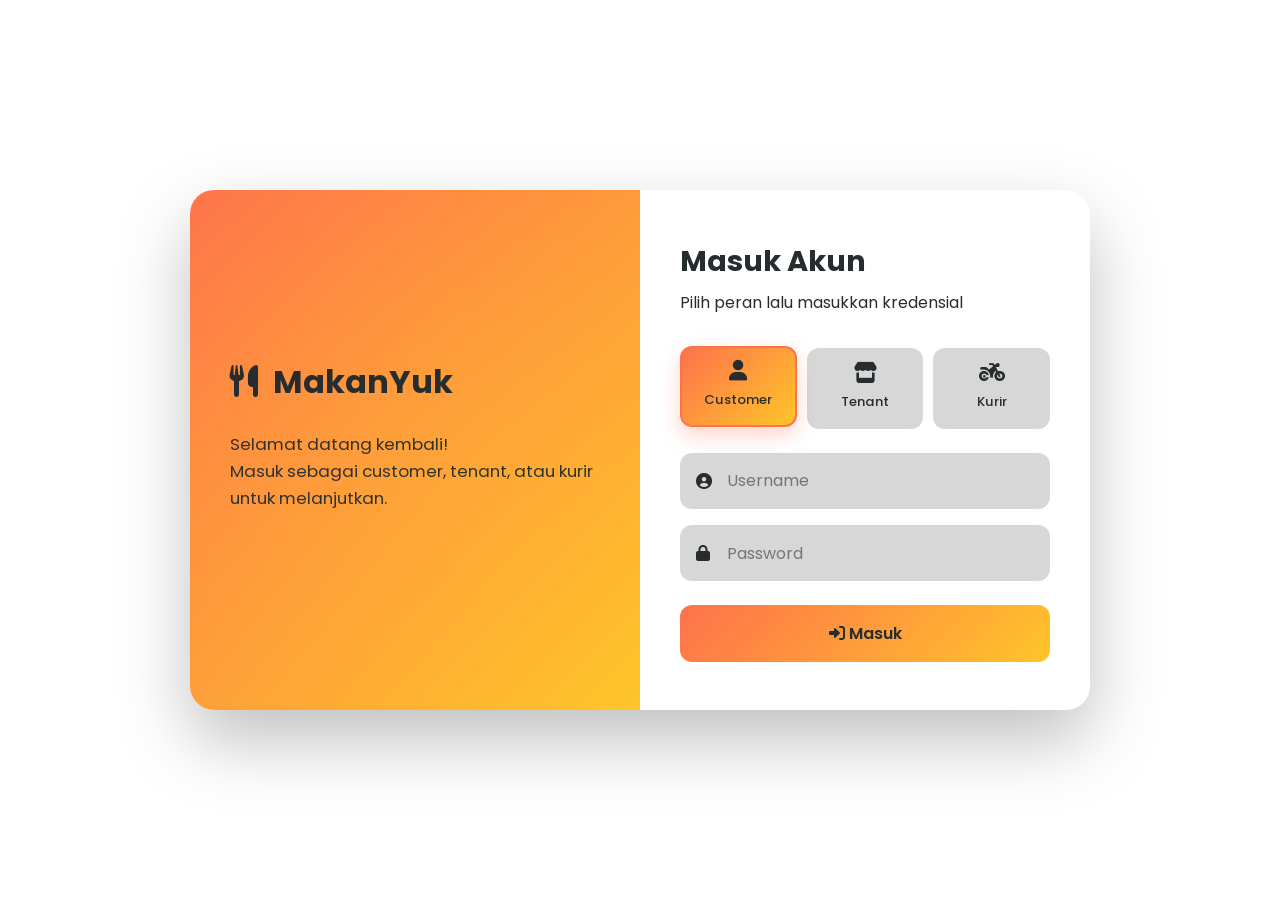
<file: index.html>
<!DOCTYPE html>
<html lang="id">
<head>
    <meta charset="UTF-8">
    <meta name="viewport" content="width=device-width, initial-scale=1.0">
    <title>MakanYuk - Pre Order Makanan</title>
    <link href="https://fonts.googleapis.com/css2?family=Poppins:wght@300;400;500;600;700&display=swap" rel="stylesheet">
    <link rel="stylesheet" href="https://cdnjs.cloudflare.com/ajax/libs/font-awesome/6.0.0/css/all.min.css">
    <link rel="stylesheet" href="shared.css">
    <style>
        body { background: #fff; }
        /* Hero Section */
        .hero {
            min-height: calc(100vh - var(--navbar-height));
            background: white;
            display: flex;
            align-items: center;
            justify-content: center;
            text-align: center;
            color: #272D2F;
            position: relative;
            overflow: hidden;
        }
        .hero::before {
            content: '';
            position: absolute;
            top: 0; left: 0; right: 0; bottom: 0;
            background: url('data:image/svg+xml,<svg xmlns="http://www.w3.org/2000/svg" viewBox="0 0 1000 100" fill="%23ffffff20"><polygon points="0,100 1000,0 1000,100"/></svg>');
            animation: float 20s infinite linear;
        }
        @keyframes float {
            0% { transform: translateY(0); }
            100% { transform: translateY(-100px); }
        }
        .hero-content {
            max-width: 800px;
            padding: 0 2rem;
            z-index: 2;
            animation: fadeInUp 1s ease;
        }
        @keyframes fadeInUp {
            from { opacity: 0; transform: translateY(50px); }
            to { opacity: 1; transform: translateY(0); }
        }
        .hero h1 {
            font-size: 3.5rem;
            font-weight: 700;
            margin-bottom: 1.5rem;
            text-shadow: 2px 2px 4px rgba(0,0,0,0.3);
        }
        .hero p {
            font-size: 1.3rem;
            margin-bottom: 2.5rem;
            opacity: 0.95;
        }
        .cta-button {
            display: inline-block;
            background: linear-gradient(45deg, #FE724C, #FFC529);
            color: #272D2F;
            padding: 1.2rem 3rem;
            border-radius: 50px;
            text-decoration: none;
            font-weight: 600;
            font-size: 1.1rem;
            transition: all 0.3s ease;
            box-shadow: 0 10px 30px rgba(254,114,76,0.4);
            position: relative;
            overflow: hidden;
        }
        .cta-button:hover {
            transform: translateY(-5px);
            box-shadow: 0 20px 40px rgba(254,114,76,0.6);
        }
        .cta-button::before {
            content: '';
            position: absolute;
            top: 0; left: -100%;
            width: 100%; height: 100%;
            background: linear-gradient(90deg, transparent, rgba(255,255,255,0.3), transparent);
            transition: left 0.5s;
        }
        .cta-button:hover::before { left: 100%; }

        /* Features Section */
        .features {
            padding: 5rem 0;
            background: linear-gradient(135deg, #FE724C 0%, #FFC529 100%);
        }
        .container {
            max-width: 1200px;
            margin: 0 auto;
            padding: 0 2rem;
        }
        .section-title {
            text-align: center;
            font-size: 2.5rem;
            margin-bottom: 4rem;
            color: #272D2F;
        }
        .features-grid {
            display: grid;
            grid-template-columns: repeat(auto-fit, minmax(300px, 1fr));
            gap: 2rem;
        }
        .feature-card {
            background: white;
            padding: 2.5rem;
            border-radius: 20px;
            text-align: center;
            box-shadow: 0 10px 40px rgba(0,0,0,0.1);
            transition: all 0.3s ease;
            position: relative;
            overflow: hidden;
        }
        .feature-card::before {
            content: '';
            position: absolute;
            top: 0; left: 0; right: 0;
            height: 5px;
            background: linear-gradient(90deg, #FE724C, #FFC529);
        }
        .feature-card:hover {
            transform: translateY(-10px);
            box-shadow: 0 20px 60px rgba(0,0,0,0.15);
        }
        .feature-icon {
            font-size: 3rem;
            color: #272D2F;
            margin-bottom: 1.5rem;
        }
        .feature-card h3 {
            font-size: 1.5rem;
            margin-bottom: 1rem;
            color: #272D2F;
        }

        @media (max-width: 768px) {
            .hero h1 { font-size: 2.5rem; }
            .hero p { font-size: 1.1rem; }
            .features { padding: 3rem 0; }
            .section-title { font-size: 2rem; }
        }
        html { scroll-behavior: smooth; }
    </style>
</head>
<body>
    <!-- Navbar -->
    <nav class="navbar">
        <div class="nav-container">
            <a href="index.html" class="logo">
                <i class="fas fa-utensils"></i>
                MakanYuk
            </a>
            <button class="nav-toggle" type="button" aria-label="Buka menu" aria-expanded="false"><i class="fas fa-bars"></i></button>
            <ul class="nav-menu">
                <li><a href="index.html" class="nav-link"><i class="fas fa-home"></i> <span>Home</span></a></li>
                <li><a href="pesan.html" class="nav-link"><i class="fas fa-shopping-bag"></i> <span>Pesan</span></a></li>
                <li><span class="user-info"><i class="fas fa-user-circle"></i> <span id="userName">Customer</span></span></li>
                <li><button class="nav-link" onclick="logout()"><i class="fas fa-sign-out-alt"></i> <span>Logout</span></button></li>
            </ul>
        </div>
    </nav>

    <!-- Hero Section -->
    <section id="home" class="hero">
        <div class="hero-content">
            <h1>MakanYuk <br> <span style="color: #272D2F;">Lebih Cepat & Praktis!</span></h1>
            <p>Pesan makanan favoritmu sekarang dan ambil tanpa antri. Tinggal KLIK , PESAN , BAYAR</p>
            <a href="pesan.html" class="cta-button">
                <i class="fas fa-bolt"></i> Mulai Pesan Sekarang
            </a>
        </div>
    </section>

    <!-- Features Section -->
    <section class="features">
        <div class="container">
            <h2 class="section-title">Mengapa Pilih MakanYuk?</h2>
            <div class="features-grid">
                <div class="feature-card">
                    <div class="feature-icon"><i class="fas fa-clock"></i></div>
                    <h3>Hemat Waktu</h3>
                    <p>Pesan sebelumnya, ambil langsung tanpa menunggu antrian panjang.</p>
                </div>
                <div class="feature-card">
                    <div class="feature-icon"><i class="fas fa-fire"></i></div>
                    <h3>Makanan Hangat</h3>
                    <p>Makanan selalu fresh dan hangat saat kamu ambil pesanan.</p>
                </div>
                <div class="feature-card">
                    <div class="feature-icon"><i class="fas fa-mobile-alt"></i></div>
                    <h3>Mudah Digunakan</h3>
                    <p>Antarmuka sederhana, pesan hanya dalam 3 klik!</p>
                </div>
            </div>
        </div>
    </section>

    <script src="app.js"></script>
    <script>
        const user = requireRole('customer');
        if (user) {
            document.getElementById('userName').textContent = user.name;
        }

        // Navbar scroll effect
        window.addEventListener('scroll', () => {
            const navbar = document.querySelector('.navbar');
            if (window.scrollY > 100) {
                navbar.style.background = 'rgba(254, 114, 76, 0.95)';
            } else {
                navbar.style.background = 'linear-gradient(135deg, #FE724C 0%, #FFC529 100%)';
            }
        });
    </script>
</body>
</html>
</file>
<file: shared.css>
/* ===== SHARED THEME - Kantin Express ===== */
* {
    margin: 0;
    padding: 0;
    box-sizing: border-box;
}

:root {
    --navbar-height: 80px;
}

body {
    font-family: 'Poppins', sans-serif;
    line-height: 1.6;
    color: #272D2F;
    background: #D7D7D7;
    padding-top: var(--navbar-height);
}

/* ===== Navbar ===== */
.navbar {
    position: fixed;
    top: 0;
    width: 100%;
    height: var(--navbar-height);
    background: linear-gradient(135deg, #FE724C 0%, #FFC529 100%);
    padding: 0;
    z-index: 1000;
    backdrop-filter: blur(10px);
    display: flex;
    align-items: center;
}

.nav-container {
    max-width: 1200px;
    margin: 0 auto;
    width: 100%;
    height: 100%;
    display: flex;
    justify-content: space-between;
    align-items: center;
    padding: 0 2rem;
}

.logo {
    font-size: 1.8rem;
    font-weight: 700;
    color: #272D2F;
    text-decoration: none;
}

.logo i {
    color: #272D2F;
    margin-right: 0.5rem;
}

.nav-menu {
    display: flex;
    list-style: none;
    gap: 2rem;
    align-items: center;
}

.nav-toggle {
    display: none;
    width: 42px;
    height: 42px;
    border: 1px solid rgba(39,45,47,0.18);
    border-radius: 10px;
    background: rgba(255,255,255,0.24);
    color: #272D2F;
    cursor: pointer;
    align-items: center;
    justify-content: center;
    font-size: 1.25rem;
    transition: all 0.2s ease;
    font-family: inherit;
}

.nav-toggle:hover {
    background: rgba(255,255,255,0.38);
}

.nav-link {
    color: #272D2F;
    text-decoration: none;
    font-weight: 500;
    transition: all 0.3s ease;
    position: relative;
    cursor: pointer;
    background: none;
    border: none;
    font-family: inherit;
    font-size: 1rem;
}

.nav-link:hover {
    color: #272D2F;
    transform: translateY(-2px);
}

.nav-link i {
    margin-right: 0.5rem;
}

.cart-badge {
    background: #272D2F;
    color: #FFC529;
    border-radius: 50%;
    padding: 0.1rem 0.45rem;
    font-size: 0.75rem;
    margin-left: 0.3rem;
    font-weight: 600;
}

.user-info {
    color: #272D2F;
    font-weight: 500;
    display: flex;
    align-items: center;
    gap: 0.5rem;
}

/* ===== Common Buttons ===== */
.btn-primary {
    background: linear-gradient(135deg, #FE724C, #FFC529);
    color: #272D2F;
    border: 1px solid #FE724C;
    padding: 0.85rem 1.8rem;
    border-radius: 12px;
    font-size: 1rem;
    font-weight: 600;
    cursor: pointer;
    transition: all 0.3s ease;
    font-family: inherit;
}

.btn-primary:hover {
    transform: translateY(-2px);
    box-shadow: 0 10px 25px rgba(254, 114, 76, 0.4);
}

.btn-secondary {
    background: white;
    color: #272D2F;
    border: 2px solid #FE724C;
    padding: 0.75rem 1.6rem;
    border-radius: 12px;
    font-weight: 600;
    cursor: pointer;
    transition: all 0.3s ease;
    font-family: inherit;
}

.btn-secondary:hover {
    background: #FE724C;
    color: #272D2F;
}

.btn-danger {
    background: #FE724C;
    color: #272D2F;
    border: none;
    padding: 0.6rem 1.2rem;
    border-radius: 10px;
    font-weight: 600;
    cursor: pointer;
    transition: all 0.3s ease;
    font-family: inherit;
}

.btn-danger:hover {
    background: #FE724C;
}

.btn-success {
    background: linear-gradient(135deg, #FE724C, #FE724C);
    color: #272D2F;
    border: none;
    padding: 0.75rem 1.5rem;
    border-radius: 10px;
    font-weight: 600;
    cursor: pointer;
    transition: all 0.3s ease;
    font-family: inherit;
}

.btn-success:hover {
    transform: translateY(-2px);
    box-shadow: 0 8px 20px rgba(254, 114, 76, 0.4);
}

/* ===== Modal Overlay (Reusable) ===== */
.modal-overlay {
    position: fixed;
    top: 0; left: 0; right: 0; bottom: 0;
    background: rgba(39, 45, 47, 0.6);
    backdrop-filter: blur(5px);
    z-index: 2000;
    display: none;
    align-items: center;
    justify-content: center;
    padding: 1rem;
    animation: fadeIn 0.25s ease;
}

.modal-overlay.active {
    display: flex;
}

.modal-card {
    background: white;
    border-radius: 20px;
    max-width: 600px;
    width: 100%;
    max-height: 90vh;
    overflow-y: auto;
    box-shadow: 0 25px 60px rgba(0,0,0,0.3);
    animation: slideUp 0.3s ease;
}

.modal-header {
    background: linear-gradient(135deg, #FE724C 0%, #FFC529 100%);
    color: #272D2F;
    padding: 1.5rem 2rem;
    border-radius: 20px 20px 0 0;
    display: flex;
    justify-content: space-between;
    align-items: center;
    position: sticky;
    top: 0;
    z-index: 5;
}

.modal-header h2 {
    font-size: 1.4rem;
    font-weight: 600;
}

.modal-close {
    background: rgba(39,45,47,0.12);
    border: none;
    color: #272D2F;
    width: 36px;
    height: 36px;
    border-radius: 50%;
    cursor: pointer;
    font-size: 1.1rem;
    transition: all 0.2s;
}

.modal-close:hover {
    background: rgba(255,255,255,0.35);
    transform: rotate(90deg);
}

.modal-body {
    padding: 2rem;
}

@keyframes fadeIn {
    from { opacity: 0; }
    to { opacity: 1; }
}

@keyframes slideUp {
    from { opacity: 0; transform: translateY(40px); }
    to { opacity: 1; transform: translateY(0); }
}

/* ===== Form ===== */
.form-group {
    margin-bottom: 1.2rem;
}

.form-group label {
    display: block;
    margin-bottom: 0.5rem;
    font-weight: 500;
    color: #272D2F;
}

.form-input,
.form-textarea {
    width: 100%;
    padding: 0.85rem 1rem;
    border: 2px solid #D7D7D7;
    border-radius: 12px;
    font-size: 1rem;
    font-family: inherit;
    outline: none;
    transition: all 0.3s ease;
    background: white;
}

.form-input:focus,
.form-textarea:focus {
    border-color: #FE724C;
    box-shadow: 0 0 0 3px rgba(254, 114, 76, 0.1);
    background: white;
}

.form-textarea {
    resize: vertical;
    min-height: 80px;
}

/* ===== Toast Notification ===== */
.toast {
    position: fixed;
    top: 100px;
    right: 2rem;
    background: linear-gradient(135deg, #FE724C, #FE724C);
    color: #272D2F;
    padding: 1rem 1.5rem;
    border-radius: 12px;
    box-shadow: 0 10px 30px rgba(0,0,0,0.2);
    z-index: 3000;
    opacity: 0;
    transform: translateX(400px);
    transition: all 0.4s ease;
    font-weight: 500;
}

.toast.show {
    opacity: 1;
    transform: translateX(0);
}

.toast.error {
    background: linear-gradient(135deg, #FE724C, #FE724C);
}

/* ===== Status Badges ===== */
.status-badge {
    padding: 0.35rem 0.9rem;
    border-radius: 20px;
    font-size: 0.85rem;
    font-weight: 600;
    display: inline-block;
    border: 1px solid rgba(39,45,47,0.18);
}

.status-menunggu { background: #FFC529; color: #272D2F; }
.status-diterima { background: #D7D7D7; color: #272D2F; }
.status-diproses { background: #FFC529; color: #272D2F; }
.status-siap     { background: #D7D7D7; color: #272D2F; }
.status-pickup   { background: #D7D7D7; color: #272D2F; }
.status-selesai  { background: #D7D7D7; color: #272D2F; }

/* ===== Responsive ===== */
@media (max-width: 768px) {
    :root {
        --navbar-height: 68px;
    }
    .nav-container {
        padding: 0 1rem;
        position: relative;
    }
    .logo { font-size: 1.35rem; }
    .nav-toggle { display: inline-flex; }
    .nav-menu {
        position: absolute;
        top: calc(100% + 0.75rem);
        left: 1rem;
        right: 1rem;
        display: none;
        flex-direction: column;
        align-items: stretch;
        gap: 0.35rem;
        padding: 0.75rem;
        background: #FFC529;
        border: 1px solid rgba(39,45,47,0.14);
        border-radius: 14px;
        box-shadow: 0 14px 35px rgba(0,0,0,0.18);
    }
    .nav-menu.open { display: flex; }
    .nav-menu li { width: 100%; }
    .nav-link,
    .user-info {
        width: 100%;
        min-height: 44px;
        padding: 0.65rem 0.75rem;
        border-radius: 10px;
        justify-content: flex-start;
    }
    .nav-link {
        display: flex;
        align-items: center;
    }
    .nav-link:hover { background: rgba(255,255,255,0.25); }
    .nav-link span { display: inline; }
    .modal-body { padding: 1.5rem; }
}
</file>
